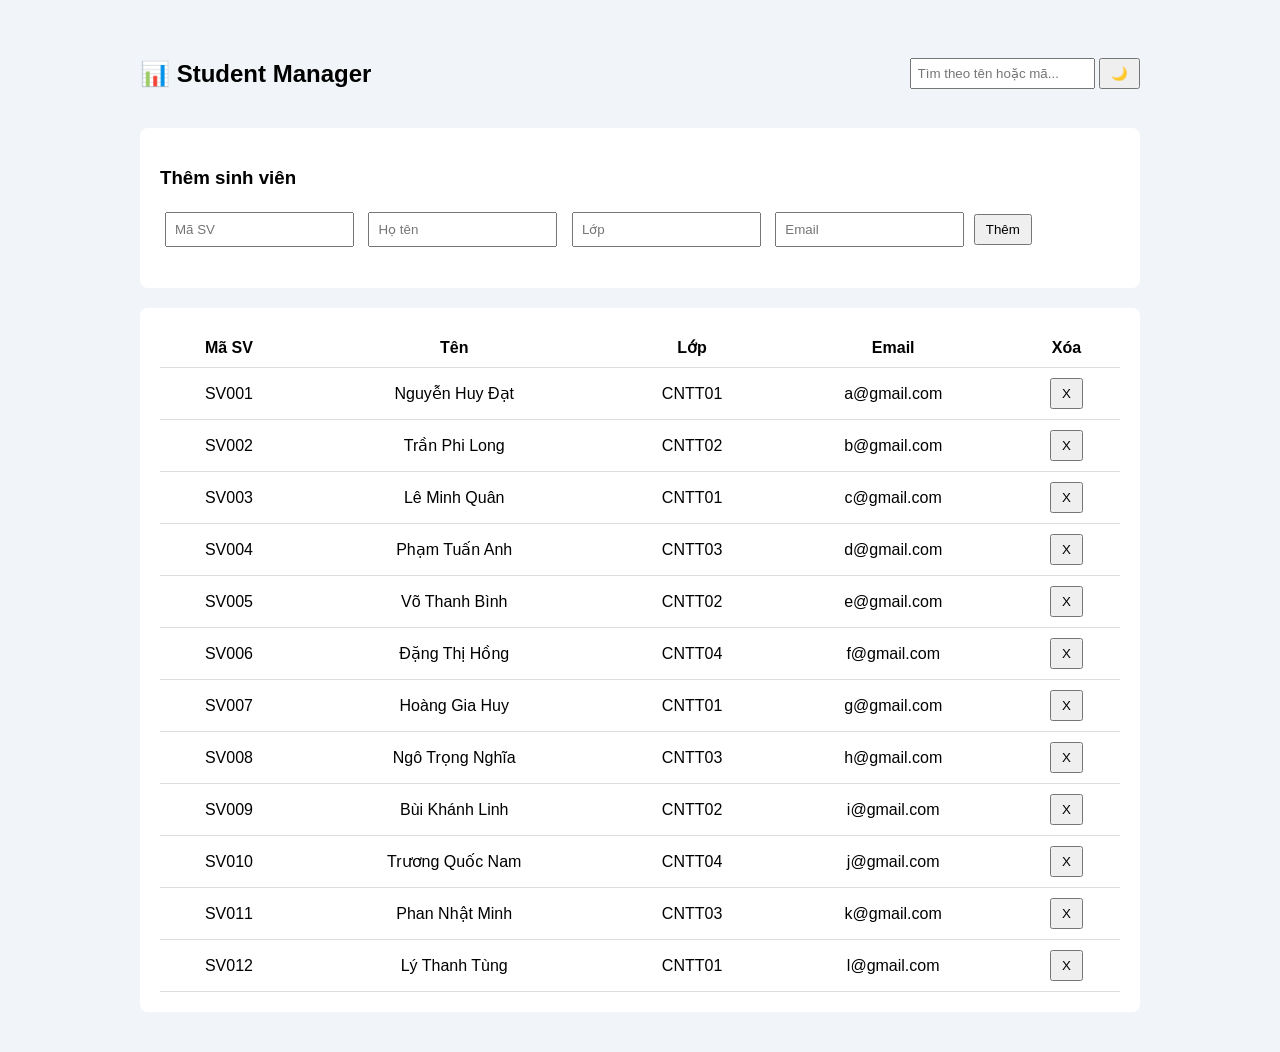
<file: Bai3/index.html>
<!DOCTYPE html>
<html lang="vi">
<head>
    <meta charset="UTF-8">
    <title>Student Dashboard</title>
    <link rel="stylesheet" href="styles.css">
</head>
<body>

<div class="app">

    <header class="top">
        <h2>📊 Student Manager</h2>
        <div class="right">
            <input type="text" id="searchInput" placeholder="Tìm theo tên hoặc mã...">
            <button id="themeBtn">🌙</button>
        </div>
    </header>

    <section class="form-section">
        <h3>Thêm sinh viên</h3>
        <form id="addForm">
            <input type="text" id="inputId" placeholder="Mã SV">
            <input type="text" id="inputName" placeholder="Họ tên">
            <input type="text" id="inputClass" placeholder="Lớp">
            <input type="email" id="inputEmail" placeholder="Email">
            <button type="submit">Thêm</button>
        </form>
        <p id="errorBox" class="error"></p>
    </section>

    <section class="table-section">
        <table>
            <thead>
                <tr>
                    <th>Mã SV</th>
                    <th>Tên</th>
                    <th>Lớp</th>
                    <th>Email</th>
                    <th>Xóa</th>
                </tr>
            </thead>
            <tbody id="studentTable"></tbody>
        </table>
    </section>

</div>

<script src="app.js"></script>
</body>
</html>
</file>
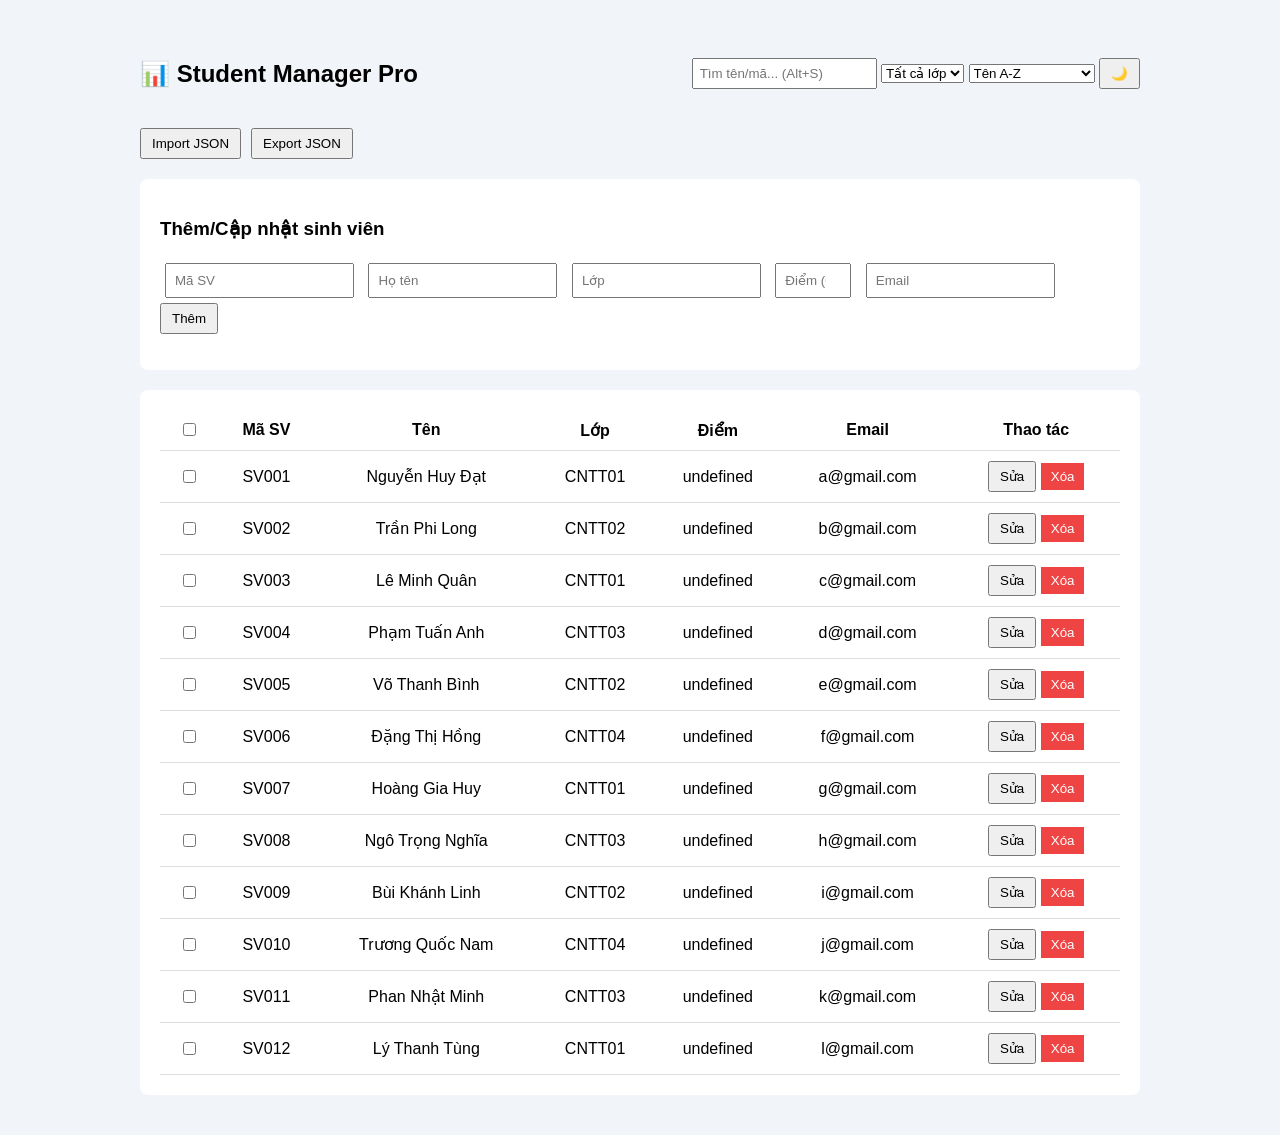
<file: Bai4/index.html>
<!DOCTYPE html>
<html lang="vi">
<head>
    <meta charset="UTF-8">
    <title>Student Dashboard Pro</title>
    <link rel="stylesheet" href="styles.css">
</head>
<body>

<div id="toast-container"></div> <div class="app">
    <header class="top">
        <h2>📊 Student Manager Pro</h2>
        <div class="right">
            <input type="text" id="searchInput" placeholder="Tìm tên/mã... (Alt+S)">
            <select id="classFilter">
                <option value="">Tất cả lớp</option>
                <option value="CNTT01">CNTT01</option>
                <option value="CNTT02">CNTT02</option>
                <option value="CNTT03">CNTT03</option>
                <option value="CNTT04">CNTT04</option>
            </select>
            <select id="sortOptions">
                <option value="name-asc">Tên A-Z</option>
                <option value="name-desc">Tên Z-A</option>
                <option value="grade-asc">Điểm thấp -> cao</option>
                <option value="grade-desc">Điểm cao -> thấp</option>
            </select>
            <button id="themeBtn" aria-label="Toggle Theme">🌙</button>
        </div>
    </header>

    <div class="toolbar">
        <input type="file" id="importFile" style="display:none">
        <button onclick="document.getElementById('importFile').click()">Import JSON</button>
        <button id="exportBtn">Export JSON</button>
        <button id="bulkDeleteBtn" class="btn-danger" style="display:none">Xóa mục đã chọn</button>
    </div>

    <section class="form-section">
        <h3>Thêm/Cập nhật sinh viên</h3>
        <form id="addForm">
            <input type="text" id="inputId" placeholder="Mã SV" required>
            <input type="text" id="inputName" placeholder="Họ tên" required>
            <input type="text" id="inputClass" placeholder="Lớp" required>
            <input type="number" id="inputGrade" placeholder="Điểm (0-10)" min="0" max="10" step="0.1" required>
            <input type="email" id="inputEmail" placeholder="Email" required>
            <button type="submit" id="submitBtn">Thêm</button>
            <button type="button" id="cancelEdit" style="display:none">Hủy</button>
        </form>
        <p id="errorBox" class="error"></p>
    </section>

    <section class="table-section">
        <table>
            <thead>
                <tr>
                    <th><input type="checkbox" id="selectAll"></th>
                    <th>Mã SV</th>
                    <th>Tên</th>
                    <th>Lớp</th>
                    <th>Điểm</th>
                    <th>Email</th>
                    <th>Thao tác</th>
                </tr>
            </thead>
            <tbody id="studentTable"></tbody>
        </table>
        <div id="loading" style="display:none">Đang xử lý...</div>
    </section>
</div>

<script src="app.js"></script>
</body>
</html>
</file>
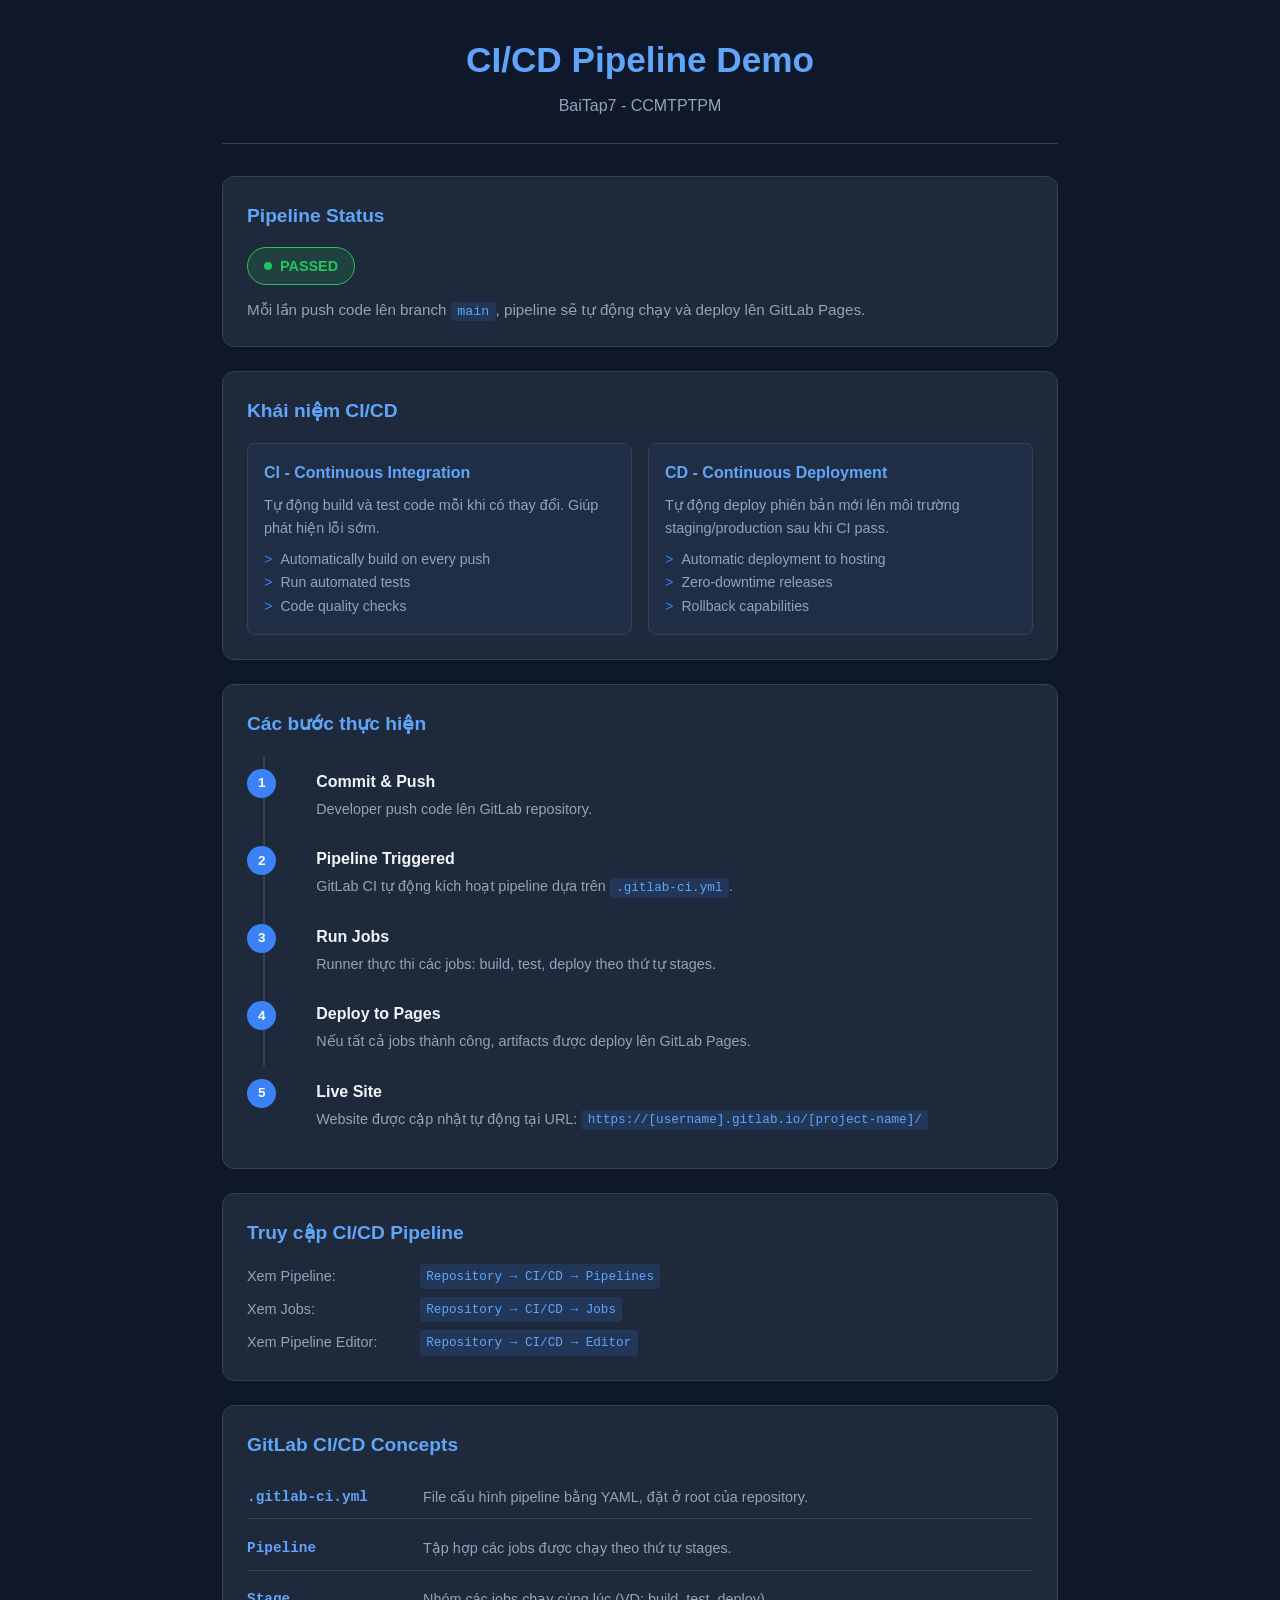
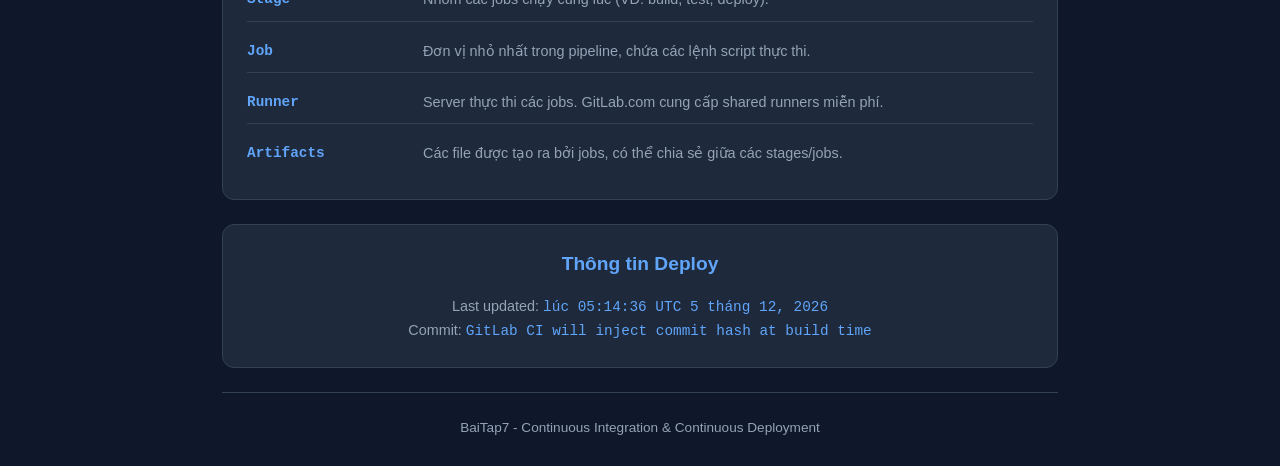
<file: BaiTap7/docs/index.html>
<!DOCTYPE html>
<html lang="vi">
<head>
    <meta charset="UTF-8">
    <meta name="viewport" content="width=device-width, initial-scale=1.0">
    <title>CI/CD Demo - BaiTap7</title>
    <link rel="stylesheet" href="styles.css">
</head>
<body>
    <div class="container">
        <header>
            <h1>CI/CD Pipeline Demo</h1>
            <p class="subtitle">BaiTap7 - CCMTPTPM</p>
        </header>

        <main>
            <section class="info-card">
                <h2>Pipeline Status</h2>
                <div class="status-badge passed">
                    <span class="dot"></span>
                    PASSED
                </div>
                <p class="desc">Mỗi lần push code lên branch <code>main</code>, pipeline sẽ tự động chạy và deploy lên GitLab Pages.</p>
            </section>

            <section class="info-card">
                <h2>Khái niệm CI/CD</h2>
                <div class="concept-grid">
                    <div class="concept-item">
                        <h3>CI - Continuous Integration</h3>
                        <p>Tự động build và test code mỗi khi có thay đổi. Giúp phát hiện lỗi sớm.</p>
                        <ul>
                            <li>Automatically build on every push</li>
                            <li>Run automated tests</li>
                            <li>Code quality checks</li>
                        </ul>
                    </div>
                    <div class="concept-item">
                        <h3>CD - Continuous Deployment</h3>
                        <p>Tự động deploy phiên bản mới lên môi trường staging/production sau khi CI pass.</p>
                        <ul>
                            <li>Automatic deployment to hosting</li>
                            <li>Zero-downtime releases</li>
                            <li>Rollback capabilities</li>
                        </ul>
                    </div>
                </div>
            </section>

            <section class="info-card">
                <h2>Các bước thực hiện</h2>
                <ol class="step-list">
                    <li>
                        <strong>Commit & Push</strong>
                        <p>Developer push code lên GitLab repository.</p>
                    </li>
                    <li>
                        <strong>Pipeline Triggered</strong>
                        <p>GitLab CI tự động kích hoạt pipeline dựa trên <code>.gitlab-ci.yml</code>.</p>
                    </li>
                    <li>
                        <strong>Run Jobs</strong>
                        <p>Runner thực thi các jobs: build, test, deploy theo thứ tự stages.</p>
                    </li>
                    <li>
                        <strong>Deploy to Pages</strong>
                        <p>Nếu tất cả jobs thành công, artifacts được deploy lên GitLab Pages.</p>
                    </li>
                    <li>
                        <strong>Live Site</strong>
                        <p>Website được cập nhật tự động tại URL: <code>https://[username].gitlab.io/[project-name]/</code></p>
                    </li>
                </ol>
            </section>

            <section class="info-card">
                <h2>Truy cập CI/CD Pipeline</h2>
                <div class="access-guide">
                    <div class="access-item">
                        <span class="label">Xem Pipeline:</span>
                        <code>Repository → CI/CD → Pipelines</code>
                    </div>
                    <div class="access-item">
                        <span class="label">Xem Jobs:</span>
                        <code>Repository → CI/CD → Jobs</code>
                    </div>
                    <div class="access-item">
                        <span class="label">Xem Pipeline Editor:</span>
                        <code>Repository → CI/CD → Editor</code>
                    </div>
                </div>
            </section>

            <section class="info-card">
                <h2>GitLab CI/CD Concepts</h2>
                <div class="concepts-table">
                    <div class="concept-row">
                        <span class="term">.gitlab-ci.yml</span>
                        <span class="definition">File cấu hình pipeline bằng YAML, đặt ở root của repository.</span>
                    </div>
                    <div class="concept-row">
                        <span class="term">Pipeline</span>
                        <span class="definition">Tập hợp các jobs được chạy theo thứ tự stages.</span>
                    </div>
                    <div class="concept-row">
                        <span class="term">Stage</span>
                        <span class="definition">Nhóm các jobs chạy cùng lúc (VD: build, test, deploy).</span>
                    </div>
                    <div class="concept-row">
                        <span class="term">Job</span>
                        <span class="definition">Đơn vị nhỏ nhất trong pipeline, chứa các lệnh script thực thi.</span>
                    </div>
                    <div class="concept-row">
                        <span class="term">Runner</span>
                        <span class="definition">Server thực thi các jobs. GitLab.com cung cấp shared runners miễn phí.</span>
                    </div>
                    <div class="concept-row">
                        <span class="term">Artifacts</span>
                        <span class="definition">Các file được tạo ra bởi jobs, có thể chia sẻ giữa các stages/jobs.</span>
                    </div>
                </div>
            </section>

            <section class="info-card timestamp-section">
                <h2>Thông tin Deploy</h2>
                <div class="timestamp-info">
                    <p>Last updated: <span id="timestamp">-</span></p>
                    <p>Commit: <span id="commit-hash">-</span></p>
                </div>
            </section>
        </main>

        <footer>
            <p>BaiTap7 - Continuous Integration &amp; Continuous Deployment</p>
        </footer>
    </div>

    <script src="js/main.js"></script>
</body>
</html>
</file>
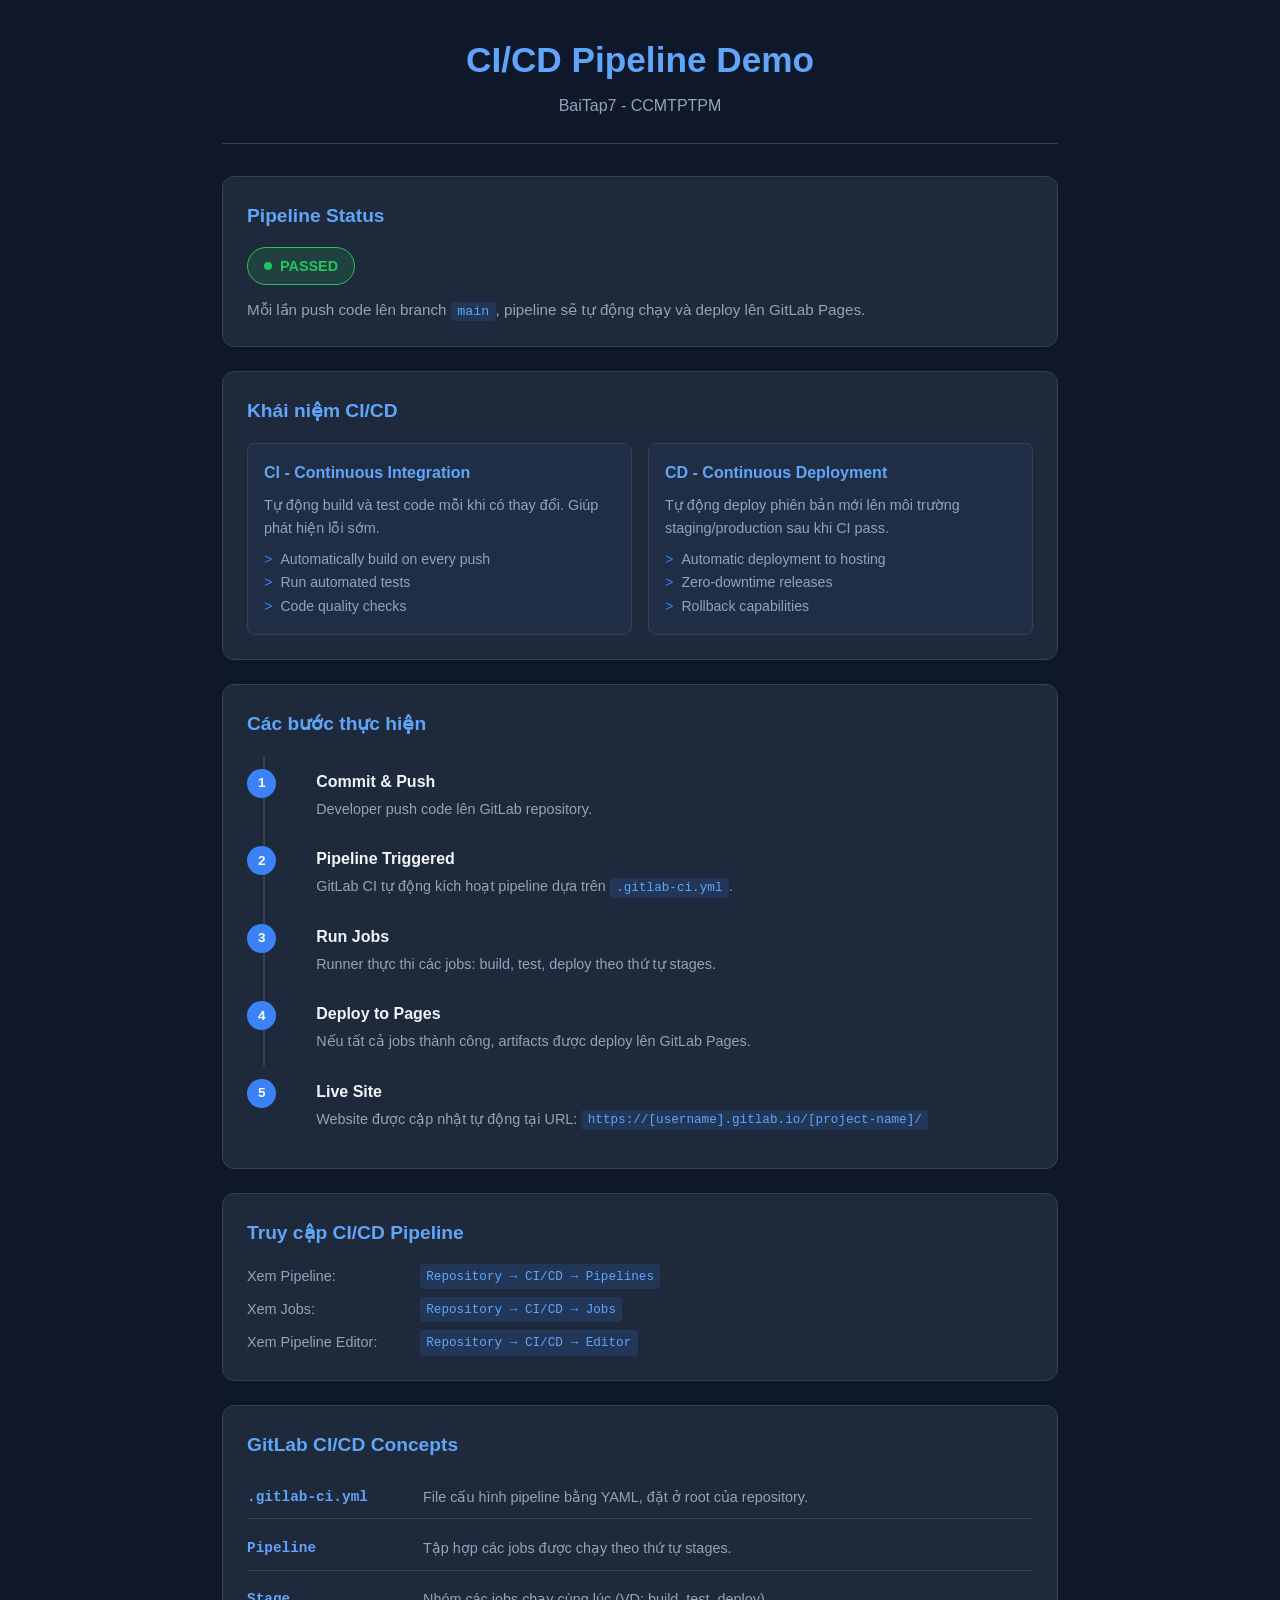
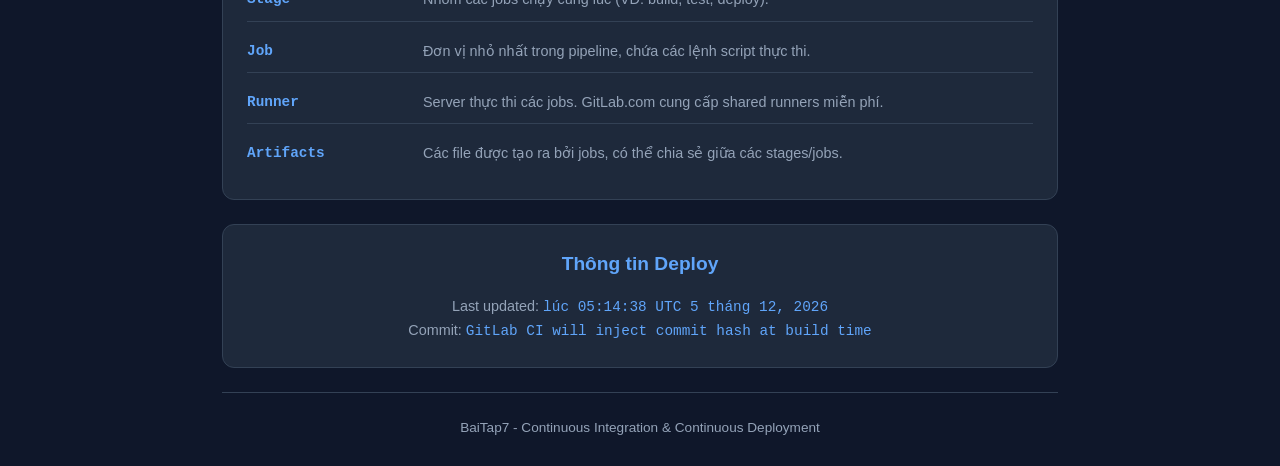
<file: BaiTap7/public/index.html>
<!DOCTYPE html>
<html lang="vi">
<head>
    <meta charset="UTF-8">
    <meta name="viewport" content="width=device-width, initial-scale=1.0">
    <title>CI/CD Demo - BaiTap7</title>
    <link rel="stylesheet" href="styles.css">
</head>
<body>
    <div class="container">
        <header>
            <h1>CI/CD Pipeline Demo</h1>
            <p class="subtitle">BaiTap7 - CCMTPTPM</p>
        </header>

        <main>
            <section class="info-card">
                <h2>Pipeline Status</h2>
                <div class="status-badge passed">
                    <span class="dot"></span>
                    PASSED
                </div>
                <p class="desc">Mỗi lần push code lên branch <code>main</code>, pipeline sẽ tự động chạy và deploy lên GitLab Pages.</p>
            </section>

            <section class="info-card">
                <h2>Khái niệm CI/CD</h2>
                <div class="concept-grid">
                    <div class="concept-item">
                        <h3>CI - Continuous Integration</h3>
                        <p>Tự động build và test code mỗi khi có thay đổi. Giúp phát hiện lỗi sớm.</p>
                        <ul>
                            <li>Automatically build on every push</li>
                            <li>Run automated tests</li>
                            <li>Code quality checks</li>
                        </ul>
                    </div>
                    <div class="concept-item">
                        <h3>CD - Continuous Deployment</h3>
                        <p>Tự động deploy phiên bản mới lên môi trường staging/production sau khi CI pass.</p>
                        <ul>
                            <li>Automatic deployment to hosting</li>
                            <li>Zero-downtime releases</li>
                            <li>Rollback capabilities</li>
                        </ul>
                    </div>
                </div>
            </section>

            <section class="info-card">
                <h2>Các bước thực hiện</h2>
                <ol class="step-list">
                    <li>
                        <strong>Commit & Push</strong>
                        <p>Developer push code lên GitLab repository.</p>
                    </li>
                    <li>
                        <strong>Pipeline Triggered</strong>
                        <p>GitLab CI tự động kích hoạt pipeline dựa trên <code>.gitlab-ci.yml</code>.</p>
                    </li>
                    <li>
                        <strong>Run Jobs</strong>
                        <p>Runner thực thi các jobs: build, test, deploy theo thứ tự stages.</p>
                    </li>
                    <li>
                        <strong>Deploy to Pages</strong>
                        <p>Nếu tất cả jobs thành công, artifacts được deploy lên GitLab Pages.</p>
                    </li>
                    <li>
                        <strong>Live Site</strong>
                        <p>Website được cập nhật tự động tại URL: <code>https://[username].gitlab.io/[project-name]/</code></p>
                    </li>
                </ol>
            </section>

            <section class="info-card">
                <h2>Truy cập CI/CD Pipeline</h2>
                <div class="access-guide">
                    <div class="access-item">
                        <span class="label">Xem Pipeline:</span>
                        <code>Repository → CI/CD → Pipelines</code>
                    </div>
                    <div class="access-item">
                        <span class="label">Xem Jobs:</span>
                        <code>Repository → CI/CD → Jobs</code>
                    </div>
                    <div class="access-item">
                        <span class="label">Xem Pipeline Editor:</span>
                        <code>Repository → CI/CD → Editor</code>
                    </div>
                </div>
            </section>

            <section class="info-card">
                <h2>GitLab CI/CD Concepts</h2>
                <div class="concepts-table">
                    <div class="concept-row">
                        <span class="term">.gitlab-ci.yml</span>
                        <span class="definition">File cấu hình pipeline bằng YAML, đặt ở root của repository.</span>
                    </div>
                    <div class="concept-row">
                        <span class="term">Pipeline</span>
                        <span class="definition">Tập hợp các jobs được chạy theo thứ tự stages.</span>
                    </div>
                    <div class="concept-row">
                        <span class="term">Stage</span>
                        <span class="definition">Nhóm các jobs chạy cùng lúc (VD: build, test, deploy).</span>
                    </div>
                    <div class="concept-row">
                        <span class="term">Job</span>
                        <span class="definition">Đơn vị nhỏ nhất trong pipeline, chứa các lệnh script thực thi.</span>
                    </div>
                    <div class="concept-row">
                        <span class="term">Runner</span>
                        <span class="definition">Server thực thi các jobs. GitLab.com cung cấp shared runners miễn phí.</span>
                    </div>
                    <div class="concept-row">
                        <span class="term">Artifacts</span>
                        <span class="definition">Các file được tạo ra bởi jobs, có thể chia sẻ giữa các stages/jobs.</span>
                    </div>
                </div>
            </section>

            <section class="info-card timestamp-section">
                <h2>Thông tin Deploy</h2>
                <div class="timestamp-info">
                    <p>Last updated: <span id="timestamp">-</span></p>
                    <p>Commit: <span id="commit-hash">-</span></p>
                </div>
            </section>
        </main>

        <footer>
            <p>BaiTap7 - Continuous Integration &amp; Continuous Deployment</p>
        </footer>
    </div>

    <script src="js/main.js"></script>
</body>
</html>
</file>
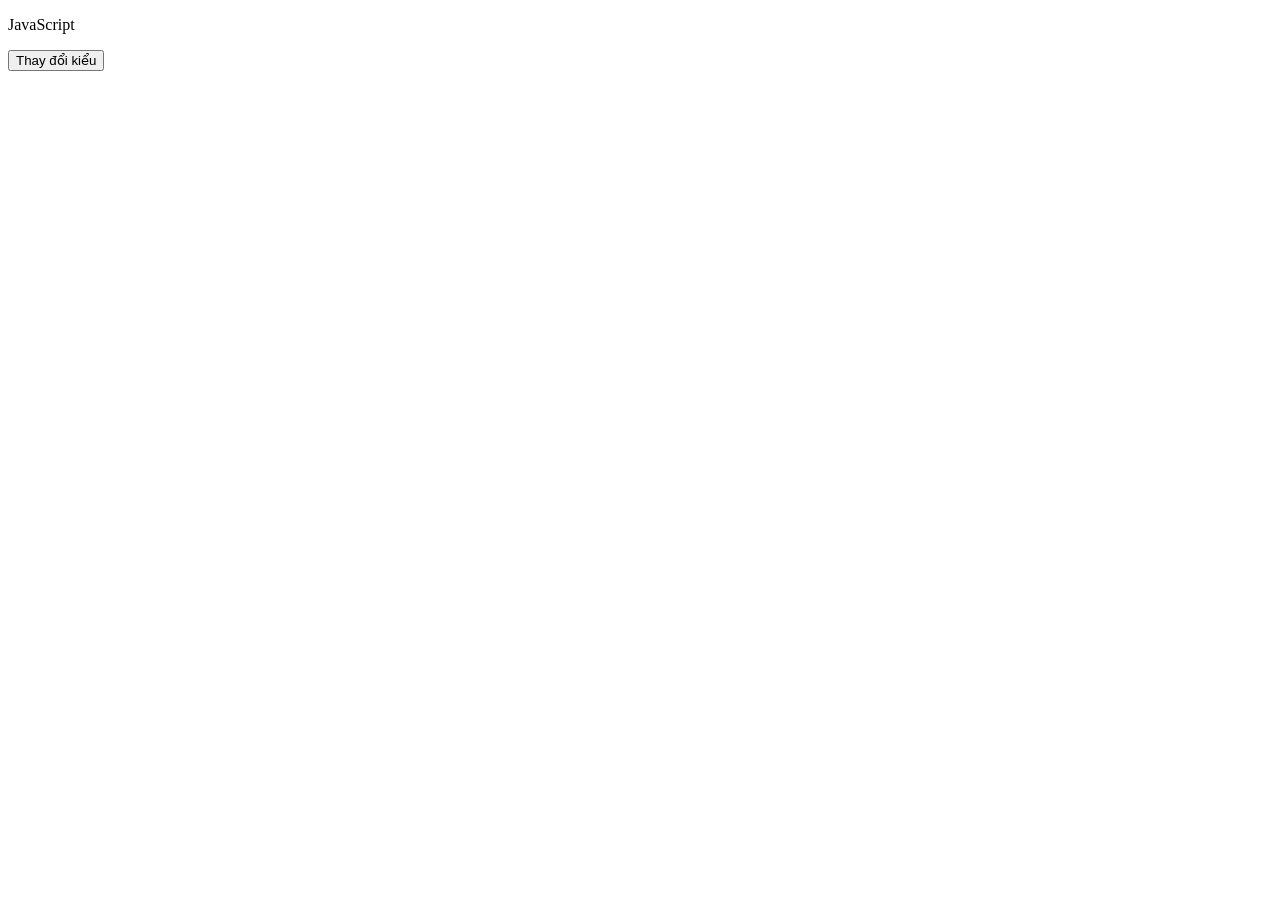
<file: cau1.html>
<!DOCTYPE html>
<html>
<head>
    <meta charset="utf-8" />
    <title>Đổi màu chữ</title>
</head>
<body>
    <p id="text">JavaScript</p>
    <button onclick="js_style()">Thay đổi kiểu</button>

    <script>
        function js_style() {
            document.getElementById("text").style.color = "red";
            document.getElementById("text").style.fontSize = "24px";
        }
    </script>
</body>
</html>
</file>
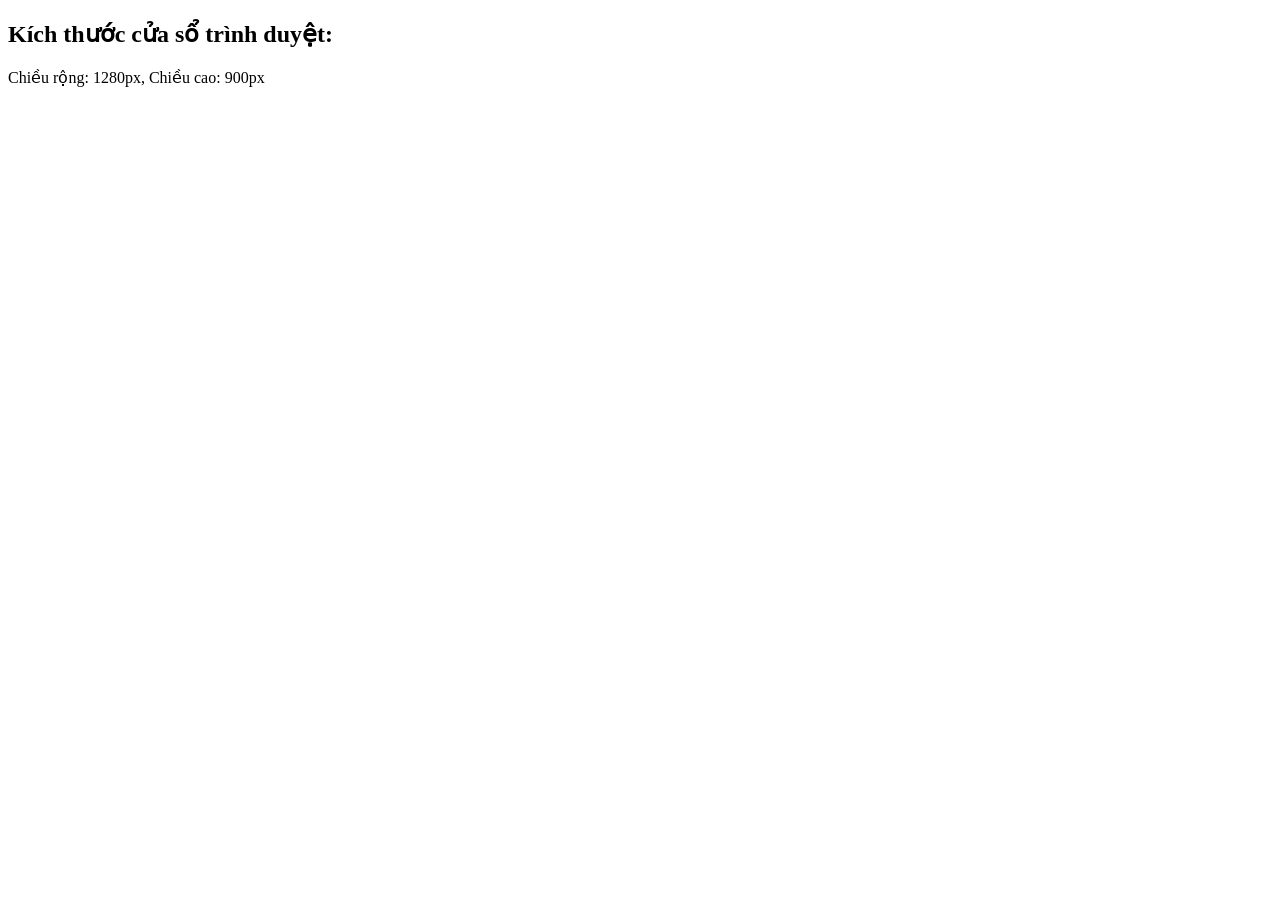
<file: cau10.html>
<!DOCTYPE html>
<html>
<head>
  <meta charset="utf-8" />
  <title>Hiển thị kích thước cửa sổ</title>
</head>
<body>
  <h2>Kích thước cửa sổ trình duyệt:</h2>
  <p id="sizeDisplay"></p>

  <script>
    function updateWindowSize() {
      const width = window.innerWidth;
      const height = window.innerHeight;
      document.getElementById("sizeDisplay").innerText = `Chiều rộng: ${width}px, Chiều cao: ${height}px`;
    }

    // Gọi hàm khi trang vừa tải
    updateWindowSize();

    // Gọi lại mỗi khi resize cửa sổ
    window.onresize = updateWindowSize;
  </script>
</body>
</html>
</file>
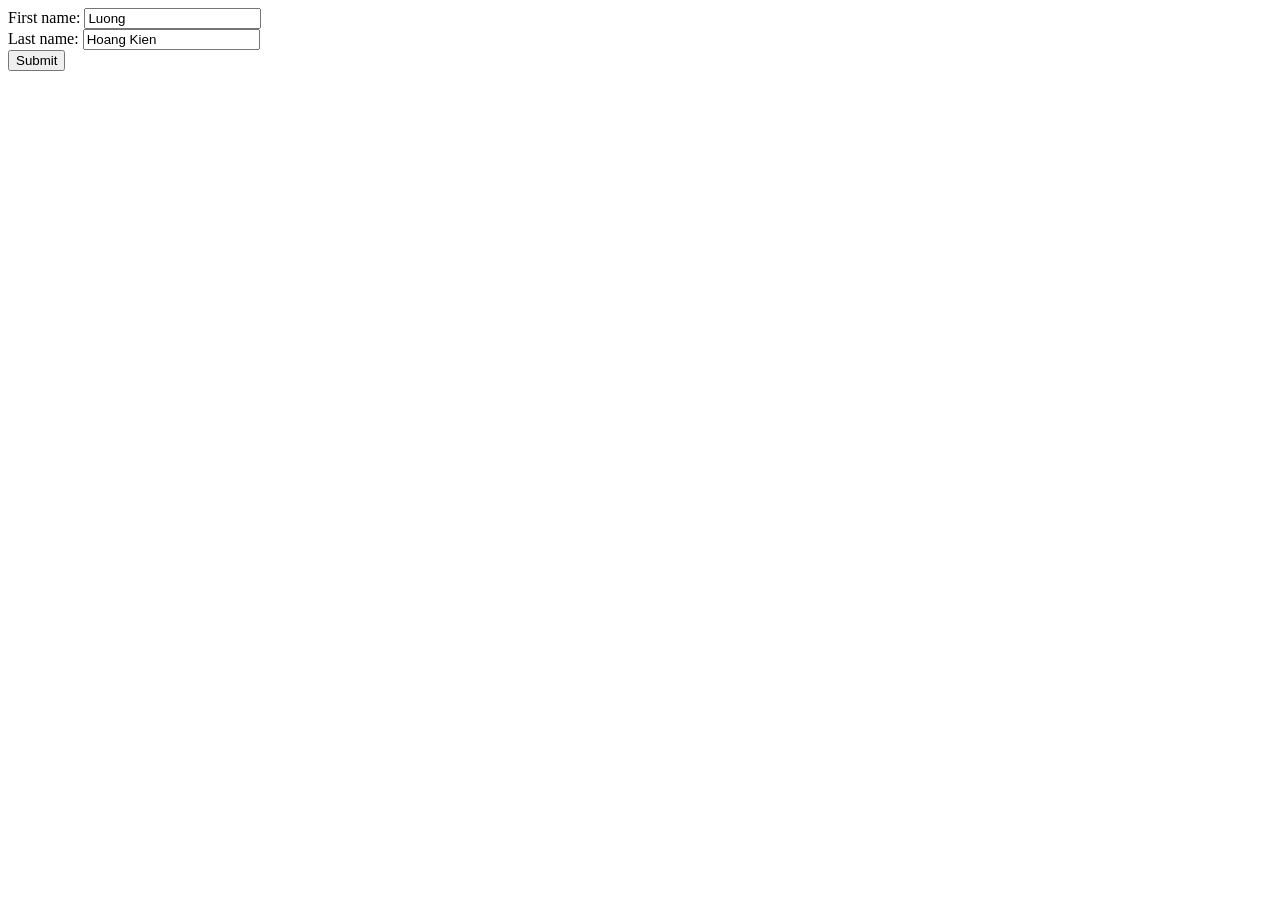
<file: cau2.html>
<!DOCTYPE html>
<html>
<head>
  <meta charset=utf-8 />
  <title>Return first and last name from a form</title>
</head>
<body>
  <form id="form1" onsubmit="getFormvalue()">
    First name: <input type="text" name="fname" value="Luong"><br>
    Last name: <input type="text" name="lname" value="Hoang Kien"><br>
    <input type="submit" value="Submit">
  </form>
</body>
</html>
</file>
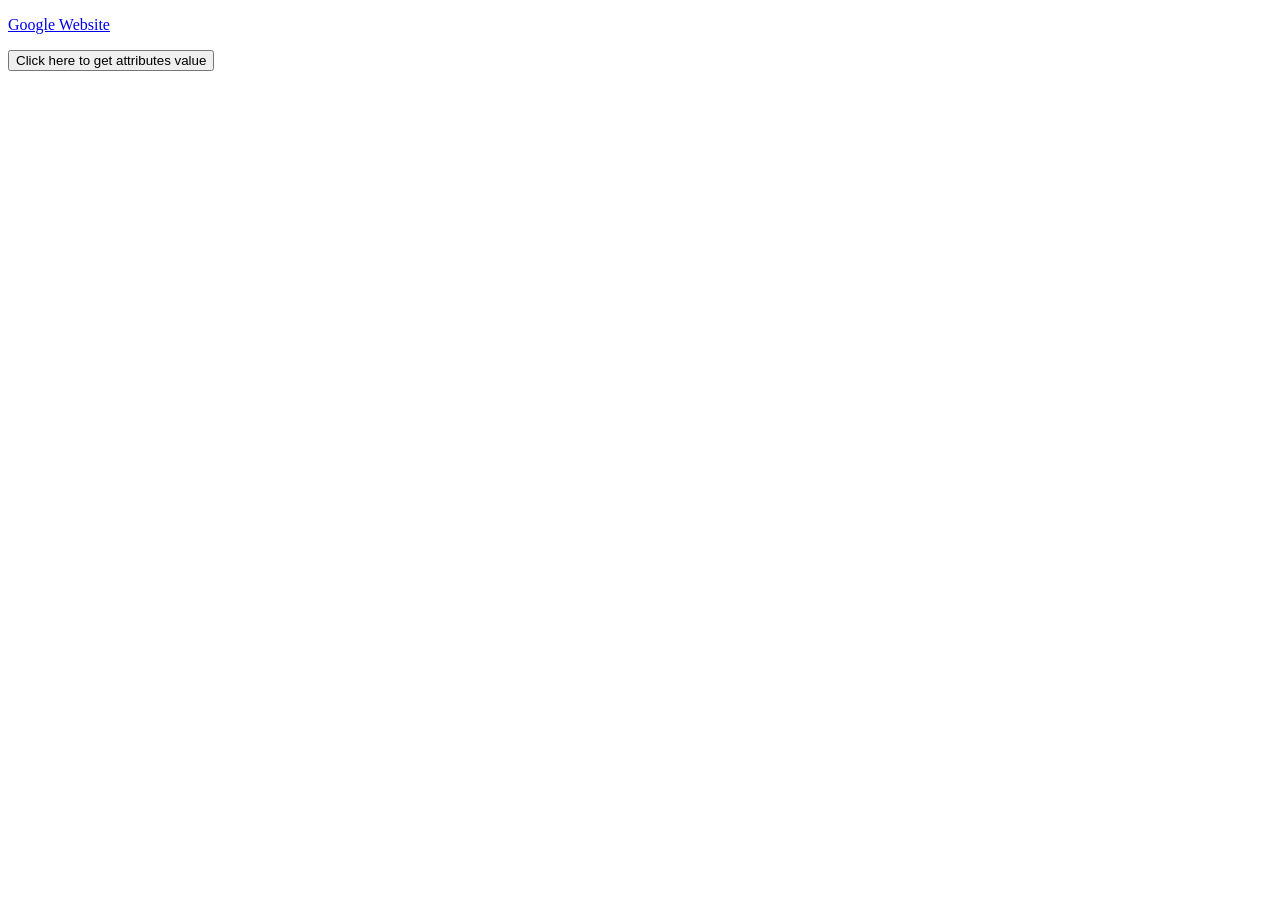
<file: cau4.html>
<!DOCTYPE html>
<html>
<head>
    <meta charset=utf-8 />
</head>
<body>
    <p>
        <a id="somelink" type="text/html" hreflang="en-us" rel="nofollow" target="_self" href="http://www.google.com/">
        Google Website</a>
    </p>
    <button onclick="getAttributes()">Click here to get attributes value</button>
</body>
</html>
</file>
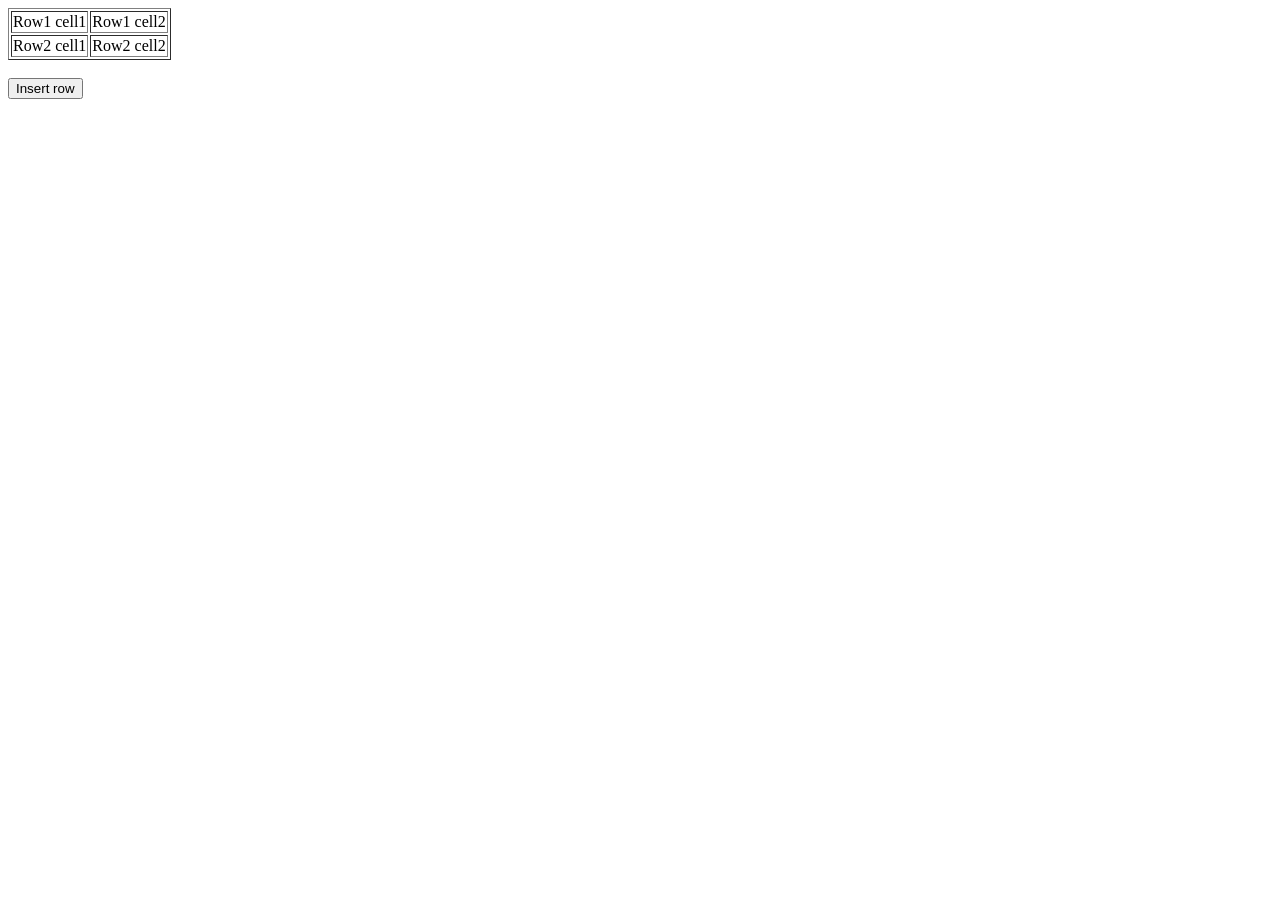
<file: cau5.html>
<!DOCTYPE html>
<html>
<head>
    <meta charset="utf-8" />
    <title>Insert row in a table</title>
</head>
<body>
    <table id="sampleTable" border="1">
        <tr>
            <td>Row1 cell1</td>
            <td>Row1 cell2</td>
        </tr>
        <tr>
            <td>Row2 cell1</td>
            <td>Row2 cell2</td>
        </tr>
    </table><br>
    <input type="button" onclick="insert_Row()" value="Insert row">

    <script>
        function insert_Row() {
            const table = document.getElementById("sampleTable");
            const newRow = table.insertRow(0); // thêm dòng ở đầu bảng

            const cell1 = newRow.insertCell(0);
            const cell2 = newRow.insertCell(1);

            cell1.innerHTML = "New row cell1";
            cell2.innerHTML = "New row cell2";
        }
    </script>
</body>
</html>
</file>
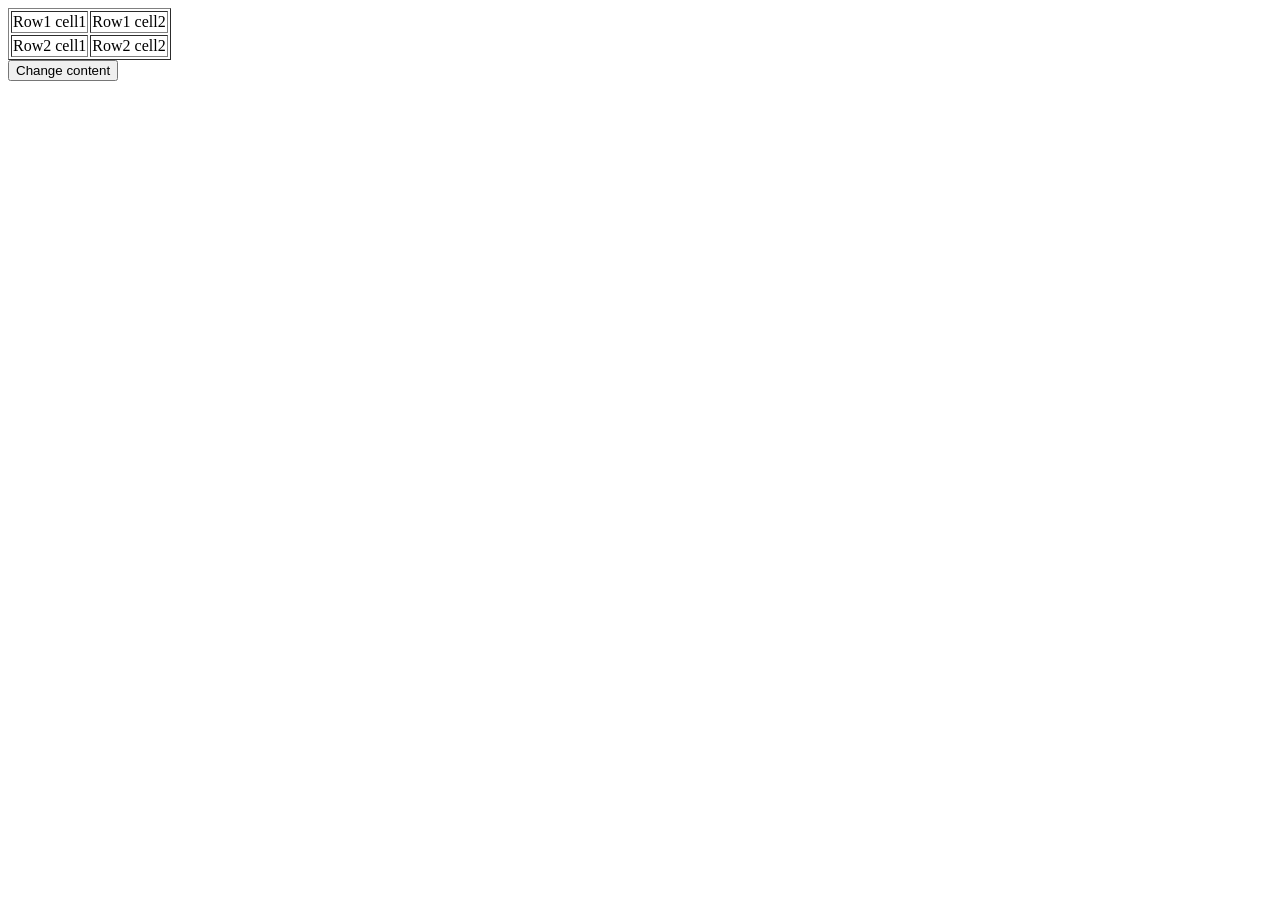
<file: cau6.html>
<!DOCTYPE html>
<html>
<head>
    <meta charset="utf-8" />
    <title>Change the content of a cell</title>
</head>
<body>
    <table id="myTable" border="1">
        <tr>
            <td>Row1 cell1</td>
            <td>Row1 cell2</td>
        </tr>
        <tr>
            <td>Row2 cell1</td>
            <td>Row2 cell2</td>
        </tr>
    </table>
    <form>
        <input type="button" onclick="changeContent()" value="Change content">
    </form>

    <script>
        function changeContent() {
            const table = document.getElementById("myTable");
            for (let i = 0; i < table.rows.length; i++) {
                for (let j = 0; j < table.rows[i].cells.length; j++) {
                    table.rows[i].cells[j].innerHTML = "Row in table";
                }
            }
        }
    </script>
</body>
</html>
</file>
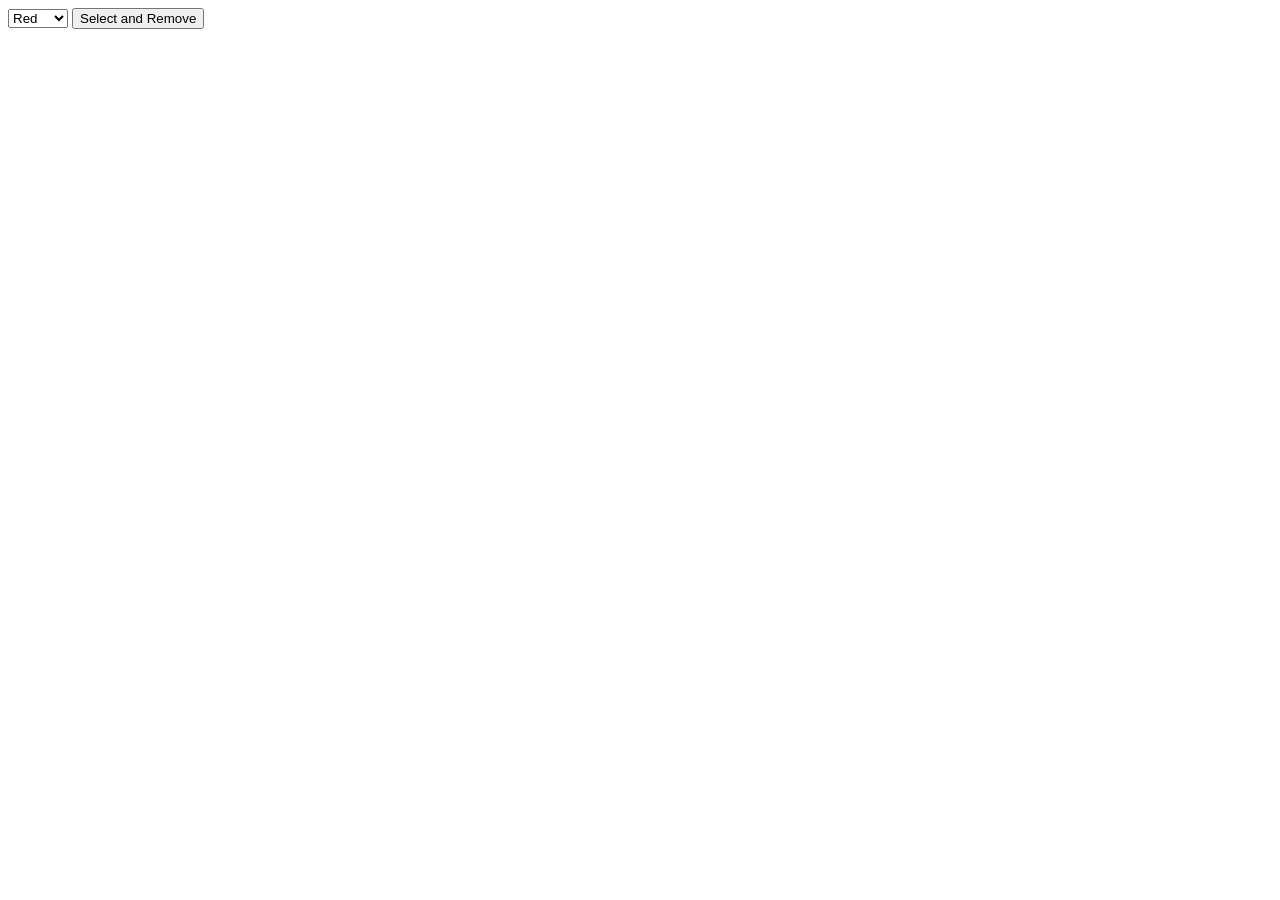
<file: cau8.html>
<!DOCTYPE html>
<html>
<head>
    <meta charset="utf-8" />
    <title>Remove items from a dropdown list</title>
</head>
<body>
    <form>
        <select id="colorSelect">
            <option>Red</option>
            <option>Green</option>
            <option>White</option>
            <option>Black</option>
        </select>
        <input type="button" onclick="removecolor()" value="Select and Remove"><br>
    </form>

    <script>
        function removecolor() {
            const select = document.getElementById("colorSelect");
            select.remove(select.selectedIndex);
        }
    </script>
</body>
</html>
</file>
<file: Bai3/styles.css>
body {
    margin: 0;
    font-family: Arial;
    background: #f1f5f9;
    transition: 0.3s;
}

.dark-mode {
    background: #0f172a;
    color: white;
}

.app {
    width: 90%;
    max-width: 1000px;
    margin: 40px auto;
}

.top {
    display: flex;
    justify-content: space-between;
    align-items: center;
}

.top input {
    padding: 6px;
}

button {
    padding: 6px 10px;
    cursor: pointer;
}

.form-section {
    background: white;
    padding: 20px;
    margin-top: 20px;
    border-radius: 8px;
}

.dark-mode .form-section {
    background: #1e293b;
}

.form-section input {
    padding: 8px;
    margin: 5px;
}

.table-section {
    margin-top: 20px;
    background: white;
    padding: 20px;
    border-radius: 8px;
}

.dark-mode .table-section {
    background: #1e293b;
}

table {
    width: 100%;
    border-collapse: collapse;
}

th, td {
    padding: 10px;
    border-bottom: 1px solid #ddd;
    text-align: center;
}

.dark-mode th,
.dark-mode td {
    border-color: #334155;
}

.error {
    color: red;
    margin-top: 10px;
}
</file>
<file: Bai4/styles.css>
body {
    margin: 0;
    font-family: Arial;
    background: #f1f5f9;
    transition: 0.3s;
}

.dark-mode {
    background: #0f172a;
    color: white;
}

.app {
    width: 90%;
    max-width: 1000px;
    margin: 40px auto;
}

.top {
    display: flex;
    justify-content: space-between;
    align-items: center;
}

.top input {
    padding: 6px;
}

button {
    padding: 6px 10px;
    cursor: pointer;
}

.form-section {
    background: white;
    padding: 20px;
    margin-top: 20px;
    border-radius: 8px;
}

.dark-mode .form-section {
    background: #1e293b;
}

.form-section input {
    padding: 8px;
    margin: 5px;
}

.table-section {
    margin-top: 20px;
    background: white;
    padding: 20px;
    border-radius: 8px;
}

.dark-mode .table-section {
    background: #1e293b;
}

table {
    width: 100%;
    border-collapse: collapse;
}

th, td {
    padding: 10px;
    border-bottom: 1px solid #ddd;
    text-align: center;
}

.dark-mode th,
.dark-mode td {
    border-color: #334155;
}

.error {
    color: red;
    margin-top: 10px;
}


.btn-danger {
    background: #ef4444;
    color: white;
    border: none;
}

/* Feature 05: Toast Notifications */
#toast-container {
    position: fixed;
    top: 20px;
    right: 20px;
    z-index: 1000;
}

.toast {
    padding: 12px 20px;
    margin-bottom: 10px;
    border-radius: 4px;
    color: white;
    box-shadow: 0 4px 6px rgba(0,0,0,0.1);
    animation: slideIn 0.3s ease-out;
}

.toast.success { background: #10b981; }
.toast.error { background: #f43f5e; }

@keyframes slideIn {
    from { transform: translateX(100%); opacity: 0; }
    to { transform: translateX(0); opacity: 1; }
}

/* Feature 07: Accessibility & UX */
button:focus, input:focus {
    outline: 2px solid #3b82f6;
    outline-offset: 2px;
}

.toolbar {
    margin: 20px 0;
    display: flex;
    gap: 10px;
}

/* Responsive Table */
.table-section { overflow-x: auto; }
</file>
<file: BaiTap7/docs/styles.css>
* {
    margin: 0;
    padding: 0;
    box-sizing: border-box;
}

:root {
    --bg-primary: #0f172a;
    --bg-card: #1e293b;
    --text-primary: #f1f5f9;
    --text-secondary: #94a3b8;
    --accent: #3b82f6;
    --accent-light: #60a5fa;
    --success: #22c55e;
    --border: #334155;
}

body {
    font-family: -apple-system, BlinkMacSystemFont, 'Segoe UI', Roboto, sans-serif;
    background-color: var(--bg-primary);
    color: var(--text-primary);
    line-height: 1.6;
    min-height: 100vh;
}

.container {
    max-width: 900px;
    margin: 0 auto;
    padding: 2rem;
}

header {
    text-align: center;
    margin-bottom: 2rem;
    padding-bottom: 1.5rem;
    border-bottom: 1px solid var(--border);
}

header h1 {
    font-size: 2.2rem;
    color: var(--accent-light);
    margin-bottom: 0.3rem;
}

header .subtitle {
    color: var(--text-secondary);
    font-size: 1rem;
}

.info-card {
    background: var(--bg-card);
    border-radius: 12px;
    padding: 1.5rem;
    margin-bottom: 1.5rem;
    border: 1px solid var(--border);
}

.info-card h2 {
    font-size: 1.2rem;
    margin-bottom: 1rem;
    color: var(--accent-light);
}

.status-badge {
    display: inline-flex;
    align-items: center;
    gap: 0.5rem;
    padding: 0.4rem 1rem;
    border-radius: 20px;
    font-weight: 700;
    font-size: 0.9rem;
    margin-bottom: 0.8rem;
}

.status-badge.passed {
    background: rgba(34, 197, 94, 0.15);
    color: var(--success);
    border: 1px solid var(--success);
}

.status-badge .dot {
    width: 8px;
    height: 8px;
    border-radius: 50%;
    background: currentColor;
    animation: pulse 2s infinite;
}

@keyframes pulse {
    0%, 100% { opacity: 1; }
    50% { opacity: 0.4; }
}

.desc {
    color: var(--text-secondary);
    font-size: 0.95rem;
}

.desc code, .info-card code {
    background: rgba(59, 130, 246, 0.15);
    color: var(--accent-light);
    padding: 0.15rem 0.4rem;
    border-radius: 4px;
    font-size: 0.88em;
}

.concept-grid {
    display: grid;
    grid-template-columns: 1fr 1fr;
    gap: 1rem;
}

.concept-item {
    background: rgba(59, 130, 246, 0.05);
    border: 1px solid var(--border);
    border-radius: 8px;
    padding: 1rem;
}

.concept-item h3 {
    font-size: 1rem;
    margin-bottom: 0.5rem;
    color: var(--accent-light);
}

.concept-item p {
    color: var(--text-secondary);
    font-size: 0.9rem;
    margin-bottom: 0.5rem;
}

.concept-item ul {
    list-style: none;
    font-size: 0.88rem;
    color: var(--text-secondary);
}

.concept-item ul li::before {
    content: ">";
    color: var(--accent);
    margin-right: 0.5rem;
    font-family: monospace;
}

.step-list {
    list-style: none;
    counter-reset: step;
}

.step-list li {
    counter-increment: step;
    padding: 0.8rem 0.8rem 0.8rem 3.2rem;
    position: relative;
    border-left: 2px solid var(--border);
    margin-left: 1rem;
}

.step-list li:last-child {
    border-left-color: transparent;
}

.step-list li::before {
    content: counter(step);
    position: absolute;
    left: -1.1rem;
    width: 1.8rem;
    height: 1.8rem;
    background: var(--accent);
    color: white;
    border-radius: 50%;
    display: flex;
    align-items: center;
    justify-content: center;
    font-size: 0.85rem;
    font-weight: 700;
}

.step-list li strong {
    color: var(--text-primary);
    display: block;
    margin-bottom: 0.2rem;
}

.step-list li p {
    color: var(--text-secondary);
    font-size: 0.9rem;
}

.access-guide {
    display: flex;
    flex-direction: column;
    gap: 0.5rem;
}

.access-item {
    display: flex;
    align-items: center;
    gap: 0.8rem;
    font-size: 0.9rem;
}

.access-item .label {
    color: var(--text-secondary);
    min-width: 160px;
}

.concepts-table {
    display: flex;
    flex-direction: column;
    gap: 0.5rem;
}

.concept-row {
    display: grid;
    grid-template-columns: 160px 1fr;
    gap: 1rem;
    padding: 0.6rem 0;
    border-bottom: 1px solid var(--border);
    font-size: 0.9rem;
}

.concept-row:last-child {
    border-bottom: none;
}

.term {
    color: var(--accent-light);
    font-family: monospace;
    font-weight: 600;
}

.definition {
    color: var(--text-secondary);
}

.timestamp-section {
    text-align: center;
}

.timestamp-info {
    font-size: 0.9rem;
    color: var(--text-secondary);
}

.timestamp-info span {
    color: var(--accent-light);
    font-family: monospace;
}

footer {
    text-align: center;
    padding-top: 1.5rem;
    border-top: 1px solid var(--border);
    color: var(--text-secondary);
    font-size: 0.85rem;
}

@media (max-width: 600px) {
    .container {
        padding: 1rem;
    }

    .concept-grid {
        grid-template-columns: 1fr;
    }

    .concept-row {
        grid-template-columns: 1fr;
        gap: 0.2rem;
    }

    .access-item {
        flex-direction: column;
        align-items: flex-start;
    }
}
</file>
<file: BaiTap7/public/styles.css>
* {
    margin: 0;
    padding: 0;
    box-sizing: border-box;
}

:root {
    --bg-primary: #0f172a;
    --bg-card: #1e293b;
    --text-primary: #f1f5f9;
    --text-secondary: #94a3b8;
    --accent: #3b82f6;
    --accent-light: #60a5fa;
    --success: #22c55e;
    --border: #334155;
}

body {
    font-family: -apple-system, BlinkMacSystemFont, 'Segoe UI', Roboto, sans-serif;
    background-color: var(--bg-primary);
    color: var(--text-primary);
    line-height: 1.6;
    min-height: 100vh;
}

.container {
    max-width: 900px;
    margin: 0 auto;
    padding: 2rem;
}

header {
    text-align: center;
    margin-bottom: 2rem;
    padding-bottom: 1.5rem;
    border-bottom: 1px solid var(--border);
}

header h1 {
    font-size: 2.2rem;
    color: var(--accent-light);
    margin-bottom: 0.3rem;
}

header .subtitle {
    color: var(--text-secondary);
    font-size: 1rem;
}

.info-card {
    background: var(--bg-card);
    border-radius: 12px;
    padding: 1.5rem;
    margin-bottom: 1.5rem;
    border: 1px solid var(--border);
}

.info-card h2 {
    font-size: 1.2rem;
    margin-bottom: 1rem;
    color: var(--accent-light);
}

.status-badge {
    display: inline-flex;
    align-items: center;
    gap: 0.5rem;
    padding: 0.4rem 1rem;
    border-radius: 20px;
    font-weight: 700;
    font-size: 0.9rem;
    margin-bottom: 0.8rem;
}

.status-badge.passed {
    background: rgba(34, 197, 94, 0.15);
    color: var(--success);
    border: 1px solid var(--success);
}

.status-badge .dot {
    width: 8px;
    height: 8px;
    border-radius: 50%;
    background: currentColor;
    animation: pulse 2s infinite;
}

@keyframes pulse {
    0%, 100% { opacity: 1; }
    50% { opacity: 0.4; }
}

.desc {
    color: var(--text-secondary);
    font-size: 0.95rem;
}

.desc code, .info-card code {
    background: rgba(59, 130, 246, 0.15);
    color: var(--accent-light);
    padding: 0.15rem 0.4rem;
    border-radius: 4px;
    font-size: 0.88em;
}

.concept-grid {
    display: grid;
    grid-template-columns: 1fr 1fr;
    gap: 1rem;
}

.concept-item {
    background: rgba(59, 130, 246, 0.05);
    border: 1px solid var(--border);
    border-radius: 8px;
    padding: 1rem;
}

.concept-item h3 {
    font-size: 1rem;
    margin-bottom: 0.5rem;
    color: var(--accent-light);
}

.concept-item p {
    color: var(--text-secondary);
    font-size: 0.9rem;
    margin-bottom: 0.5rem;
}

.concept-item ul {
    list-style: none;
    font-size: 0.88rem;
    color: var(--text-secondary);
}

.concept-item ul li::before {
    content: ">";
    color: var(--accent);
    margin-right: 0.5rem;
    font-family: monospace;
}

.step-list {
    list-style: none;
    counter-reset: step;
}

.step-list li {
    counter-increment: step;
    padding: 0.8rem 0.8rem 0.8rem 3.2rem;
    position: relative;
    border-left: 2px solid var(--border);
    margin-left: 1rem;
}

.step-list li:last-child {
    border-left-color: transparent;
}

.step-list li::before {
    content: counter(step);
    position: absolute;
    left: -1.1rem;
    width: 1.8rem;
    height: 1.8rem;
    background: var(--accent);
    color: white;
    border-radius: 50%;
    display: flex;
    align-items: center;
    justify-content: center;
    font-size: 0.85rem;
    font-weight: 700;
}

.step-list li strong {
    color: var(--text-primary);
    display: block;
    margin-bottom: 0.2rem;
}

.step-list li p {
    color: var(--text-secondary);
    font-size: 0.9rem;
}

.access-guide {
    display: flex;
    flex-direction: column;
    gap: 0.5rem;
}

.access-item {
    display: flex;
    align-items: center;
    gap: 0.8rem;
    font-size: 0.9rem;
}

.access-item .label {
    color: var(--text-secondary);
    min-width: 160px;
}

.concepts-table {
    display: flex;
    flex-direction: column;
    gap: 0.5rem;
}

.concept-row {
    display: grid;
    grid-template-columns: 160px 1fr;
    gap: 1rem;
    padding: 0.6rem 0;
    border-bottom: 1px solid var(--border);
    font-size: 0.9rem;
}

.concept-row:last-child {
    border-bottom: none;
}

.term {
    color: var(--accent-light);
    font-family: monospace;
    font-weight: 600;
}

.definition {
    color: var(--text-secondary);
}

.timestamp-section {
    text-align: center;
}

.timestamp-info {
    font-size: 0.9rem;
    color: var(--text-secondary);
}

.timestamp-info span {
    color: var(--accent-light);
    font-family: monospace;
}

footer {
    text-align: center;
    padding-top: 1.5rem;
    border-top: 1px solid var(--border);
    color: var(--text-secondary);
    font-size: 0.85rem;
}

@media (max-width: 600px) {
    .container {
        padding: 1rem;
    }

    .concept-grid {
        grid-template-columns: 1fr;
    }

    .concept-row {
        grid-template-columns: 1fr;
        gap: 0.2rem;
    }

    .access-item {
        flex-direction: column;
        align-items: flex-start;
    }
}
</file>
